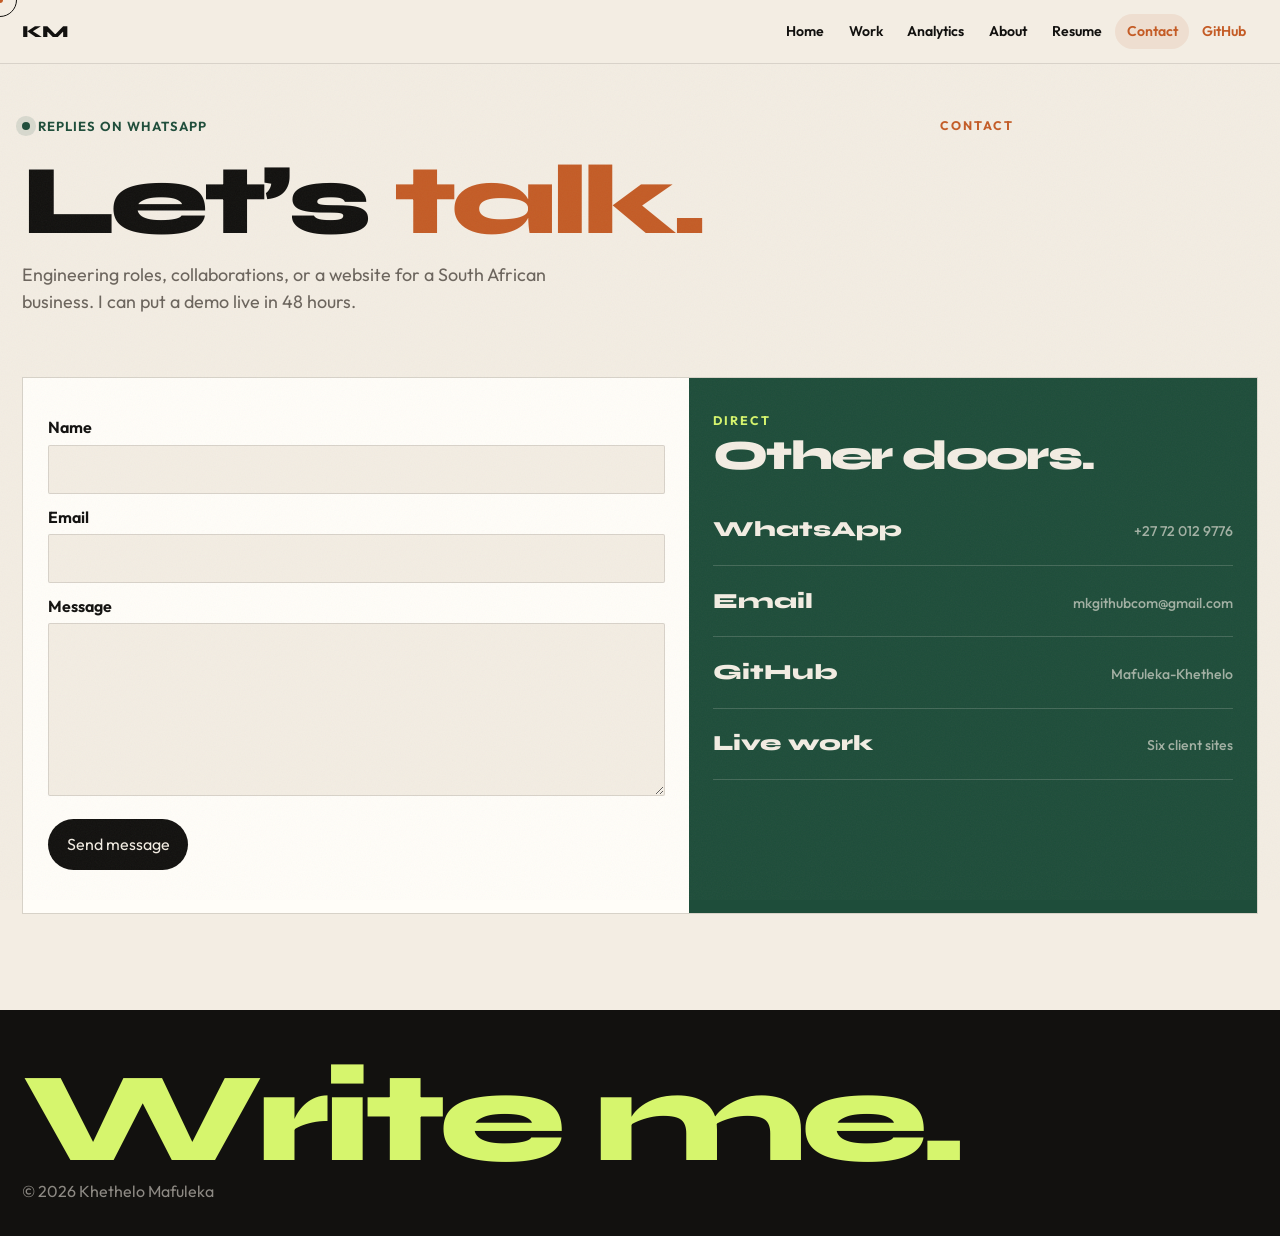
<file: contact.html>
<!DOCTYPE html>
<html lang="en">
<head>
  <meta charset="utf-8" />
  <meta name="viewport" content="width=device-width,initial-scale=1" />
  <title>Contact — Khethelo Mafuleka</title>
  <link rel="stylesheet" href="style.css?v=4" />
  <link rel="preconnect" href="https://fonts.googleapis.com">
  <link rel="preconnect" href="https://fonts.gstatic.com" crossorigin>
  <link href="https://fonts.googleapis.com/css2?family=Outfit:wght@400;500;600;700&family=Syne:wght@700;800&display=swap" rel="stylesheet">
</head>
<body>
  <header>
    <div class="header-inner">
      <div class="brand"><h1><a href="index.html">KM</a></h1></div>
      <nav>
        <a href="index.html">Home</a>
        <a href="projects.html">Work</a>
        <a href="analytics.html">Analytics</a>
        <a href="profile.html">About</a>
        <a href="resume.html">Resume</a>
        <a href="contact.html" aria-current="page">Contact</a>
        <a href="https://github.com/Mafuleka-Khethelo" class="external" target="_blank" rel="noopener">GitHub</a>
      </nav>
    </div>
  </header>

  <main>
    <section class="page-hero" data-reveal>
      <div class="hero-top">
        <span class="avail"><i></i> Replies on WhatsApp</span>
        <span class="idx">Contact</span>
      </div>
      <h2 class="display">Let’s <span>talk.</span></h2>
      <p class="lede">Engineering roles, collaborations, or a website for a South African business. I can put a demo live in 48 hours.</p>
    </section>

    <div class="contact-stage" data-reveal>
      <form id="contact-form" class="contact-form" action="https://way2form.com/api/forms/53850bd2-396d-41ba-bebd-c320ea2ce17f/submit" method="post" novalidate>
        <label for="name">Name</label>
        <input id="name" name="name" type="text" required />
        <label for="email">Email</label>
        <input id="email" name="email" type="email" required />
        <label for="message">Message</label>
        <textarea id="message" name="message" rows="6" required></textarea>
        <button type="submit" class="button">Send message</button>
        <p id="form-status" class="form-status" aria-live="polite"></p>
      </form>

      <div class="contact-panel">
        <span class="idx">Direct</span>
        <h3>Other doors.</h3>
        <div class="channels">
          <a class="channel" href="https://wa.me/27720129776">WhatsApp <small>+27 72 012 9776</small></a>
          <a class="channel" href="mailto:mkgithubcom@gmail.com">Email <small>mkgithubcom@gmail.com</small></a>
          <a class="channel" href="https://github.com/Mafuleka-Khethelo" target="_blank" rel="noopener">GitHub <small>Mafuleka-Khethelo</small></a>
          <a class="channel" href="projects.html">Live work <small>Six client sites</small></a>
        </div>
      </div>
    </div>
  </main>

  <footer class="site-footer">
    <div class="site-footer-inner">
      <p class="footer-giant"><a href="mailto:mkgithubcom@gmail.com">Write me.</a></p>
      <p>&copy; 2026 Khethelo Mafuleka</p>
    </div>
  </footer>

  <script>
    window.WAY2FORM_ENDPOINT = 'https://way2form.com/api/forms/53850bd2-396d-41ba-bebd-c320ea2ce17f/submit';
  </script>
  <script src="scripts/contact.js?v=3" defer></script>
  <script src="scripts/ui.js" defer></script>
</body>
</html>
</file>
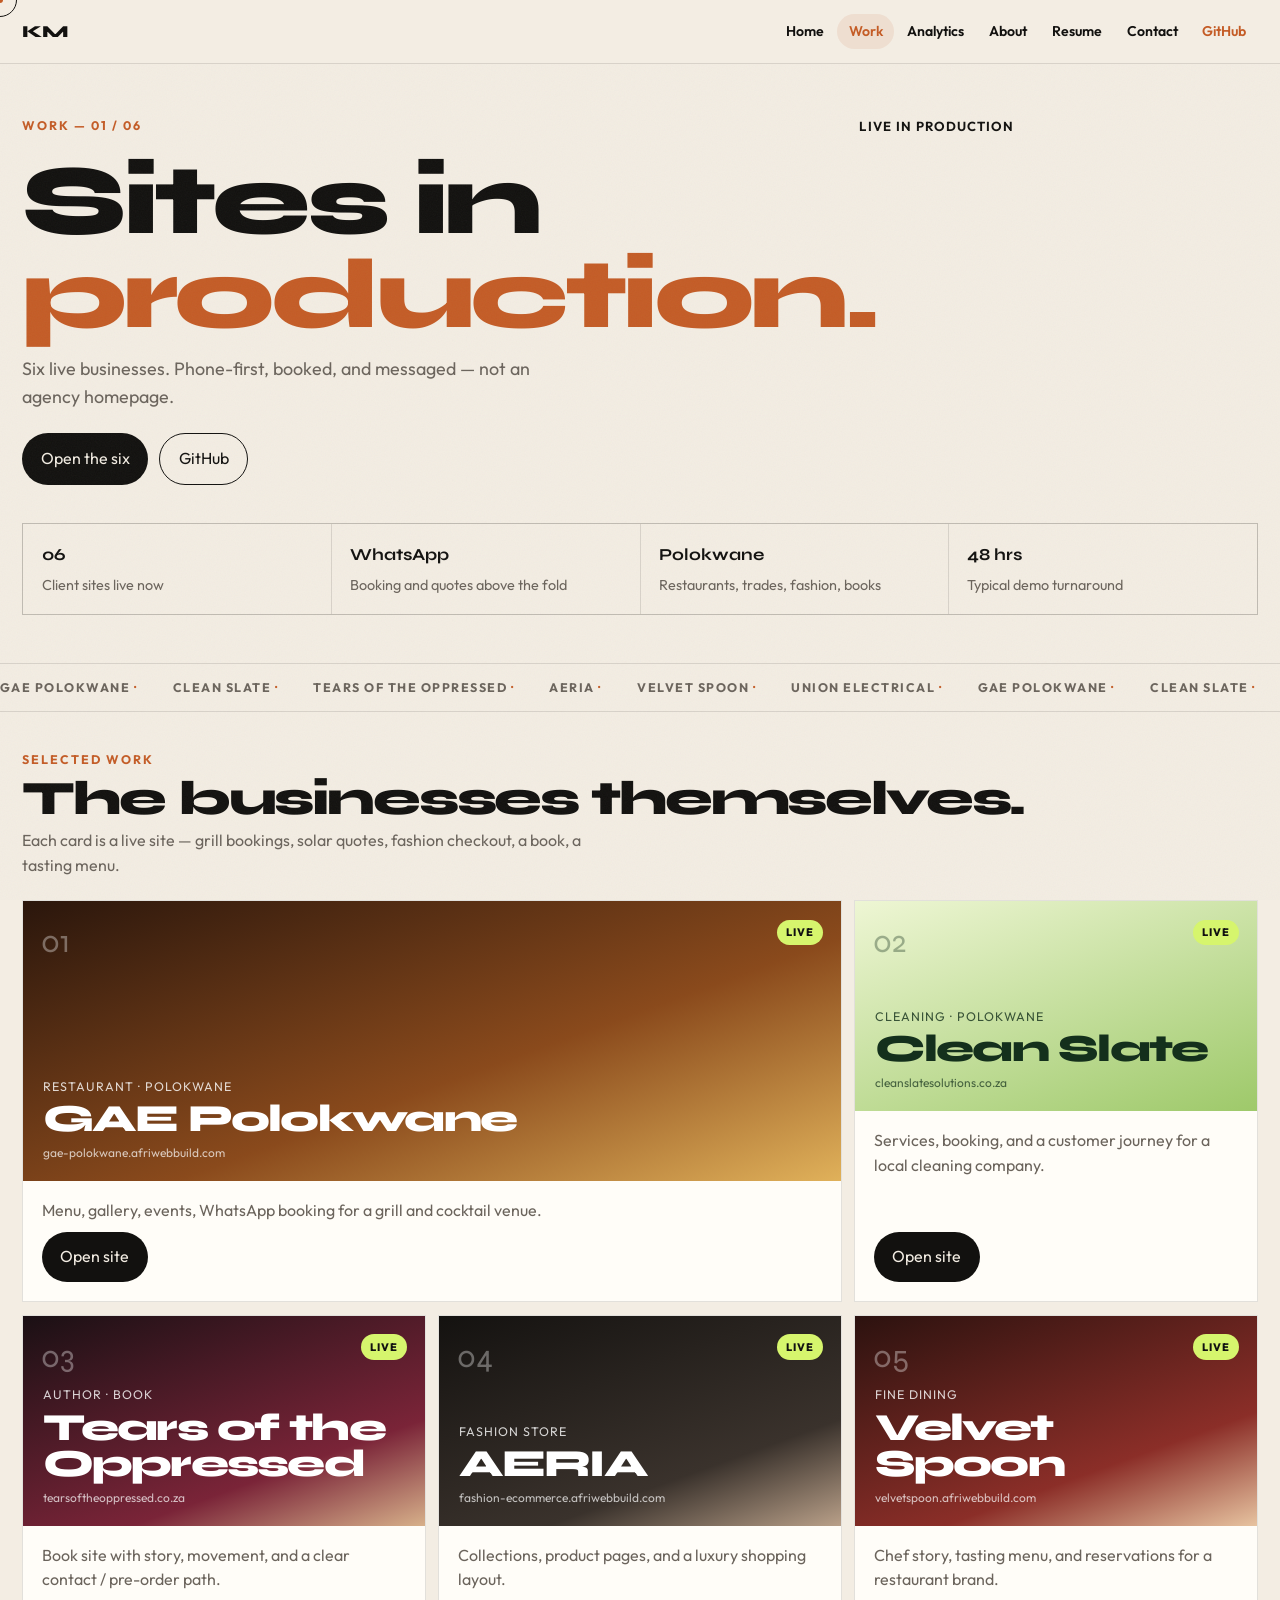
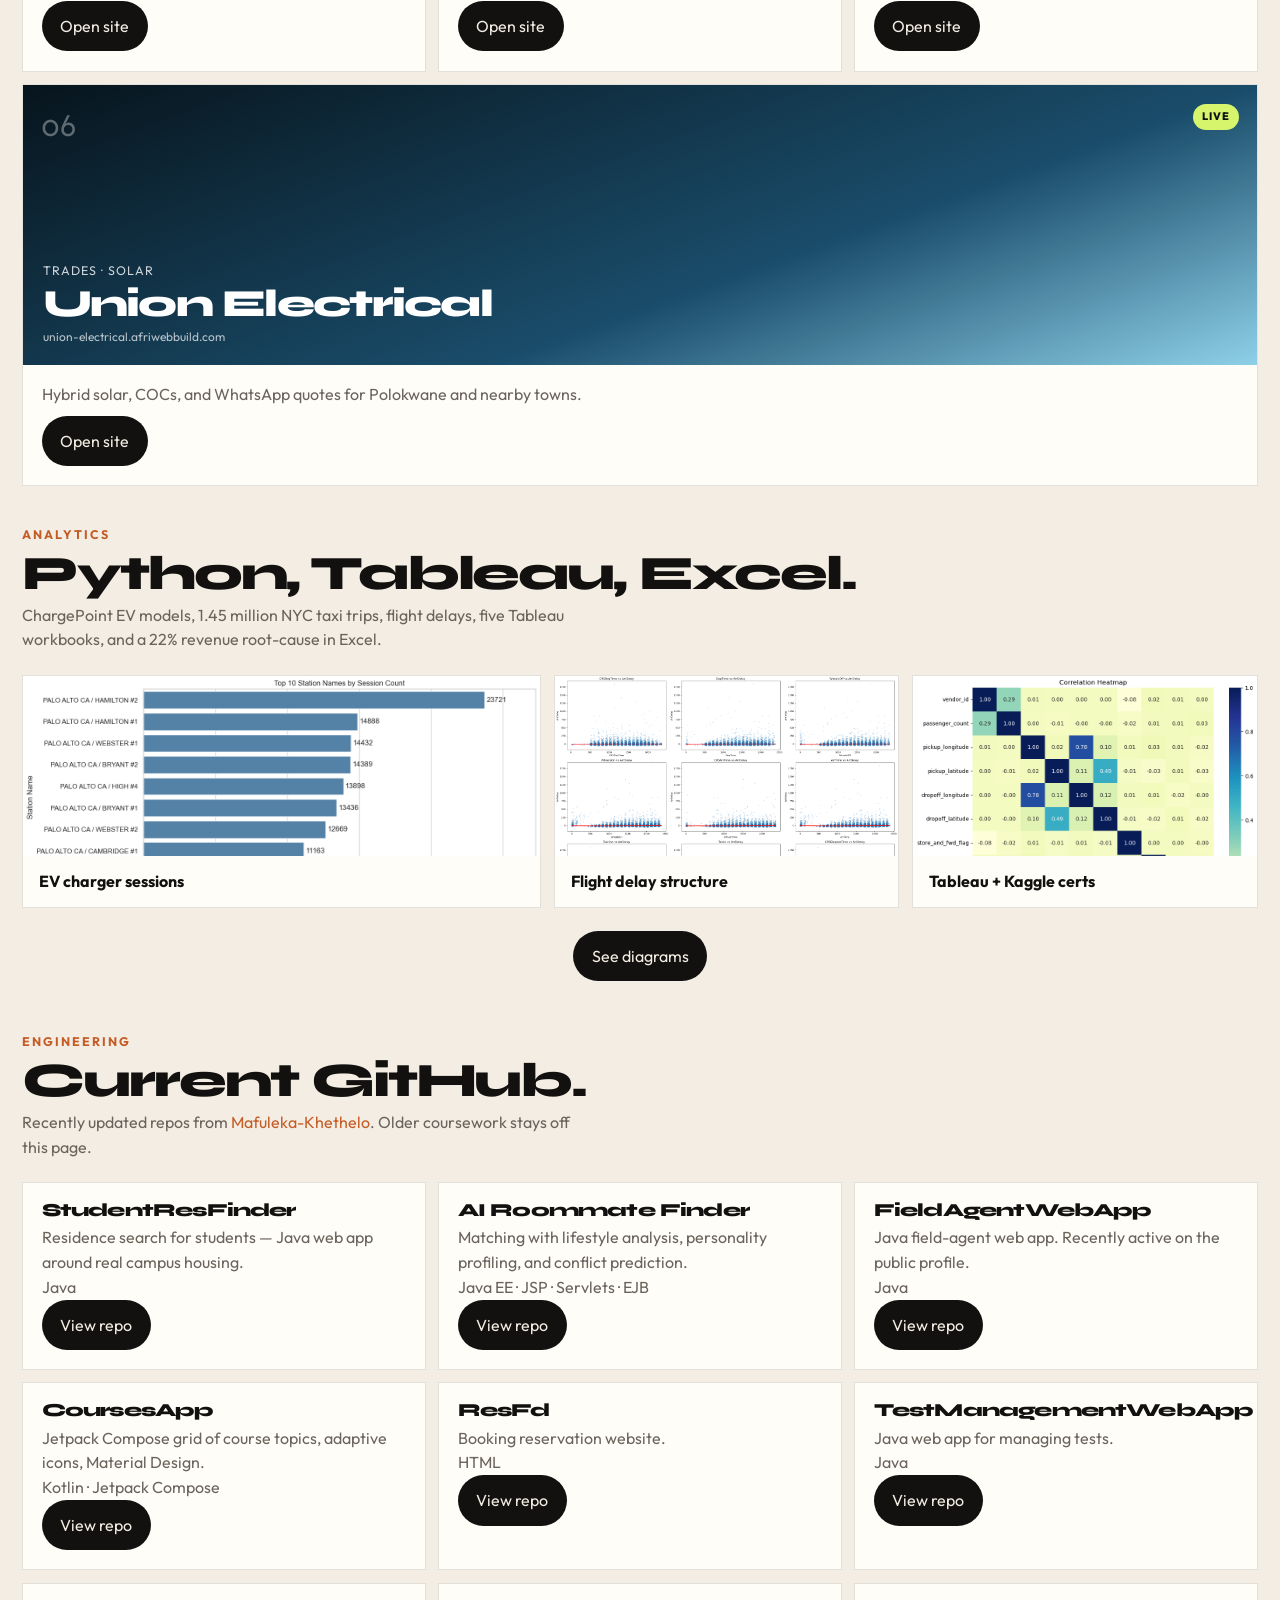
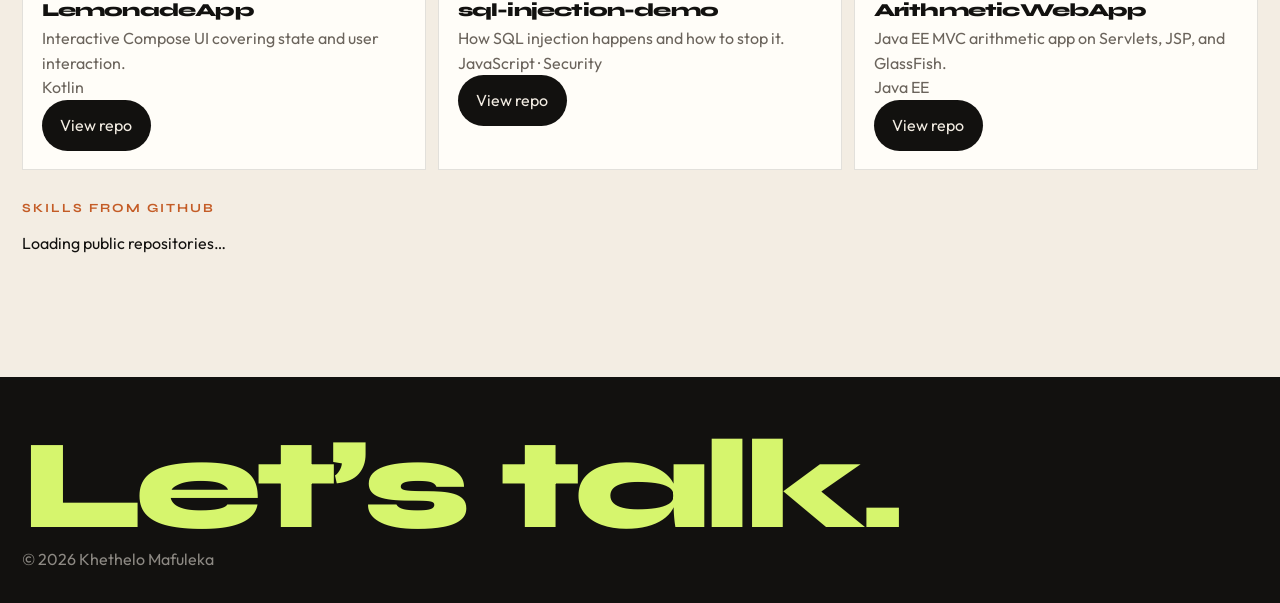
<file: projects.html>
<!DOCTYPE html>
<html lang="en">
<head>
  <meta charset="utf-8">
  <meta name="viewport" content="width=device-width,initial-scale=1">
  <title>Work — Khethelo Mafuleka</title>
  <link rel="stylesheet" href="style.css?v=4">
  <link rel="preconnect" href="https://fonts.googleapis.com">
  <link rel="preconnect" href="https://fonts.gstatic.com" crossorigin>
  <link href="https://fonts.googleapis.com/css2?family=Outfit:wght@400;500;600;700&family=Syne:wght@700;800&display=swap" rel="stylesheet">
</head>
<body>
  <header>
    <div class="header-inner">
      <div class="brand"><h1><a href="index.html">KM</a></h1></div>
      <nav>
        <a href="index.html">Home</a>
        <a href="projects.html" aria-current="page">Work</a>
        <a href="analytics.html">Analytics</a>
        <a href="profile.html">About</a>
        <a href="resume.html">Resume</a>
        <a href="contact.html">Contact</a>
        <a href="https://github.com/Mafuleka-Khethelo" class="external" target="_blank" rel="noopener">GitHub</a>
      </nav>
    </div>
  </header>
  <main>
    <section class="page-hero" data-reveal>
      <div class="hero-top">
        <span class="idx">Work — 01 / 06</span>
        <span>Live in production</span>
      </div>
      <h2 class="display">Sites in <span>production.</span></h2>
      <p class="lede">Six live businesses. Phone-first, booked, and messaged — not an agency homepage.</p>
      <div class="hero-actions">
        <a class="button" href="#live">Open the six</a>
        <a class="button button-ghost" href="#engineering">GitHub</a>
      </div>
    </section>

    <div class="highlights">
      <div class="highlight" data-reveal><strong>06</strong><span>Client sites live now</span></div>
      <div class="highlight" data-reveal><strong>WhatsApp</strong><span>Booking and quotes above the fold</span></div>
      <div class="highlight" data-reveal><strong>Polokwane</strong><span>Restaurants, trades, fashion, books</span></div>
      <div class="highlight" data-reveal><strong>48 hrs</strong><span>Typical demo turnaround</span></div>
    </div>

    <div class="marquee" aria-hidden="true">
      <div class="marquee-track">
        <span>GAE Polokwane</span><span>Clean Slate</span><span>Tears of the Oppressed</span>
        <span>AERIA</span><span>Velvet Spoon</span><span>Union Electrical</span>
      </div>
    </div>

    <section id="live">
      <div class="section-head" data-reveal>
        <span class="idx">Selected work</span>
        <h3>The businesses themselves.</h3>
        <p>Each card is a live site — grill bookings, solar quotes, fashion checkout, a book, a tasting menu.</p>
      </div>
      <div class="live-grid">
        <article class="live-card" data-reveal>
          <a class="live-visual theme-gae" href="https://gae-polokwane.afriwebbuild.com/" target="_blank" rel="noopener">
            <span class="work-num">01</span><span class="live-badge">Live</span>
            <em>Restaurant · Polokwane</em><strong>GAE Polokwane</strong>
            <span class="domain">gae-polokwane.afriwebbuild.com</span>
          </a>
          <div class="live-card-body">
            <p>Menu, gallery, events, WhatsApp booking for a grill and cocktail venue.</p>
            <a class="button" href="https://gae-polokwane.afriwebbuild.com/" target="_blank" rel="noopener">Open site</a>
          </div>
        </article>
        <article class="live-card" data-reveal>
          <a class="live-visual theme-clean" href="https://cleanslatesolutions.co.za/" target="_blank" rel="noopener">
            <span class="work-num">02</span><span class="live-badge">Live</span>
            <em>Cleaning · Polokwane</em><strong>Clean Slate</strong>
            <span class="domain">cleanslatesolutions.co.za</span>
          </a>
          <div class="live-card-body">
            <p>Services, booking, and a customer journey for a local cleaning company.</p>
            <a class="button" href="https://cleanslatesolutions.co.za/" target="_blank" rel="noopener">Open site</a>
          </div>
        </article>
        <article class="live-card" data-reveal>
          <a class="live-visual theme-tears" href="https://tearsoftheoppressed.co.za/" target="_blank" rel="noopener">
            <span class="work-num">03</span><span class="live-badge">Live</span>
            <em>Author · Book</em><strong>Tears of the Oppressed</strong>
            <span class="domain">tearsoftheoppressed.co.za</span>
          </a>
          <div class="live-card-body">
            <p>Book site with story, movement, and a clear contact / pre-order path.</p>
            <a class="button" href="https://tearsoftheoppressed.co.za/" target="_blank" rel="noopener">Open site</a>
          </div>
        </article>
        <article class="live-card" data-reveal>
          <a class="live-visual theme-fashion" href="https://fashion-ecommerce.afriwebbuild.com/" target="_blank" rel="noopener">
            <span class="work-num">04</span><span class="live-badge">Live</span>
            <em>Fashion store</em><strong>AERIA</strong>
            <span class="domain">fashion-ecommerce.afriwebbuild.com</span>
          </a>
          <div class="live-card-body">
            <p>Collections, product pages, and a luxury shopping layout.</p>
            <a class="button" href="https://fashion-ecommerce.afriwebbuild.com/" target="_blank" rel="noopener">Open site</a>
          </div>
        </article>
        <article class="live-card" data-reveal>
          <a class="live-visual theme-velvet" href="https://velvetspoon.afriwebbuild.com/" target="_blank" rel="noopener">
            <span class="work-num">05</span><span class="live-badge">Live</span>
            <em>Fine dining</em><strong>Velvet Spoon</strong>
            <span class="domain">velvetspoon.afriwebbuild.com</span>
          </a>
          <div class="live-card-body">
            <p>Chef story, tasting menu, and reservations for a restaurant brand.</p>
            <a class="button" href="https://velvetspoon.afriwebbuild.com/" target="_blank" rel="noopener">Open site</a>
          </div>
        </article>
        <article class="live-card" data-reveal>
          <a class="live-visual theme-union" href="https://union-electrical.afriwebbuild.com/" target="_blank" rel="noopener">
            <span class="work-num">06</span><span class="live-badge">Live</span>
            <em>Trades · Solar</em><strong>Union Electrical</strong>
            <span class="domain">union-electrical.afriwebbuild.com</span>
          </a>
          <div class="live-card-body">
            <p>Hybrid solar, COCs, and WhatsApp quotes for Polokwane and nearby towns.</p>
            <a class="button" href="https://union-electrical.afriwebbuild.com/" target="_blank" rel="noopener">Open site</a>
          </div>
        </article>
      </div>
    </section>

    <section class="projects" style="margin-top:2.4rem">
      <div class="section-head" data-reveal>
        <span class="idx">Analytics</span>
        <h3>Python, Tableau, Excel.</h3>
        <p>ChargePoint EV models, 1.45 million NYC taxi trips, flight delays, five Tableau workbooks, and a 22% revenue root-cause in Excel.</p>
      </div>
      <div class="preview-row">
        <a href="analytics.html#ev">
          <img src="assets/analytics/ev-08.png" alt="Top ChargePoint stations by session count">
          <span>EV charger sessions</span>
        </a>
        <a href="analytics.html#flight">
          <img src="assets/analytics/flight-19.png" alt="Flight delay scatter plots">
          <span>Flight delay structure</span>
        </a>
        <a href="analytics.html#tableau">
          <img src="assets/analytics/nyc-21.png" alt="Correlation heatmap">
          <span>Tableau + Kaggle certs</span>
        </a>
      </div>
      <p style="text-align:center"><a class="button" href="analytics.html">See diagrams</a></p>
    </section>

    <section id="engineering" class="projects">
      <div class="section-head" data-reveal>
        <span class="idx">Engineering</span>
        <h3>Current GitHub.</h3>
        <p>Recently updated repos from <a href="https://github.com/Mafuleka-Khethelo">Mafuleka-Khethelo</a>. Older coursework stays off this page.</p>
      </div>
      <div id="repos" class="repo-grid" data-static="true">
        <article class="project-card" data-reveal data-repo="StudentResFinderWebApp">
          <h4>StudentResFinder</h4>
          <p>Residence search for students — Java web app around real campus housing.</p>
          <p class="muted">Java</p>
          <a class="button" href="https://github.com/Mafuleka-Khethelo/StudentResFinderWebApp" target="_blank" rel="noopener">View repo</a>
        </article>
        <article class="project-card" data-reveal data-repo="AI-Roommate-Finder-System">
          <h4>AI Roommate Finder</h4>
          <p>Matching with lifestyle analysis, personality profiling, and conflict prediction.</p>
          <p class="muted">Java EE · JSP · Servlets · EJB</p>
          <a class="button" href="https://github.com/Mafuleka-Khethelo/AI-Roommate-Finder-System" target="_blank" rel="noopener">View repo</a>
        </article>
        <article class="project-card" data-reveal data-repo="FieldAgentWebApp">
          <h4>FieldAgentWebApp</h4>
          <p>Java field-agent web app. Recently active on the public profile.</p>
          <p class="muted">Java</p>
          <a class="button" href="https://github.com/Mafuleka-Khethelo/FieldAgentWebApp" target="_blank" rel="noopener">View repo</a>
        </article>
        <article class="project-card" data-reveal data-repo="CoursesApp">
          <h4>CoursesApp</h4>
          <p>Jetpack Compose grid of course topics, adaptive icons, Material Design.</p>
          <p class="muted">Kotlin · Jetpack Compose</p>
          <a class="button" href="https://github.com/Mafuleka-Khethelo/CoursesApp" target="_blank" rel="noopener">View repo</a>
        </article>
        <article class="project-card" data-reveal data-repo="ResFd">
          <h4>ResFd</h4>
          <p>Booking reservation website.</p>
          <p class="muted">HTML</p>
          <a class="button" href="https://github.com/Mafuleka-Khethelo/ResFd" target="_blank" rel="noopener">View repo</a>
        </article>
        <article class="project-card" data-reveal data-repo="TestManagementWebApp">
          <h4>TestManagementWebApp</h4>
          <p>Java web app for managing tests.</p>
          <p class="muted">Java</p>
          <a class="button" href="https://github.com/Mafuleka-Khethelo/TestManagementWebApp" target="_blank" rel="noopener">View repo</a>
        </article>
        <article class="project-card" data-reveal data-repo="LemonadeApp-Compose">
          <h4>LemonadeApp</h4>
          <p>Interactive Compose UI covering state and user interaction.</p>
          <p class="muted">Kotlin</p>
          <a class="button" href="https://github.com/Mafuleka-Khethelo/LemonadeApp-Compose" target="_blank" rel="noopener">View repo</a>
        </article>
        <article class="project-card" data-reveal data-repo="sql-injection-demo">
          <h4>sql-injection-demo</h4>
          <p>How SQL injection happens and how to stop it.</p>
          <p class="muted">JavaScript · Security</p>
          <a class="button" href="https://github.com/Mafuleka-Khethelo/sql-injection-demo" target="_blank" rel="noopener">View repo</a>
        </article>
        <article class="project-card" data-reveal data-repo="ArithmeticWebApp">
          <h4>ArithmeticWebApp</h4>
          <p>Java EE MVC arithmetic app on Servlets, JSP, and GlassFish.</p>
          <p class="muted">Java EE</p>
          <a class="button" href="https://github.com/Mafuleka-Khethelo/ArithmeticWebApp" target="_blank" rel="noopener">View repo</a>
        </article>
      </div>
      <h4 class="idx" style="margin-top:2rem">Skills from GitHub</h4>
      <div id="inferred-skills">Loading public repositories…</div>
    </section>
  </main>
  <footer class="site-footer">
    <div class="site-footer-inner">
      <p class="footer-giant"><a href="contact.html">Let’s talk.</a></p>
      <p>&copy; 2026 Khethelo Mafuleka</p>
    </div>
  </footer>
  <script>window.GITHUB_USERNAME = 'Mafuleka-Khethelo';</script>
  <script src="scripts/github.js" defer></script>
  <script src="scripts/ui.js" defer></script>
</body>
</html>
</file>
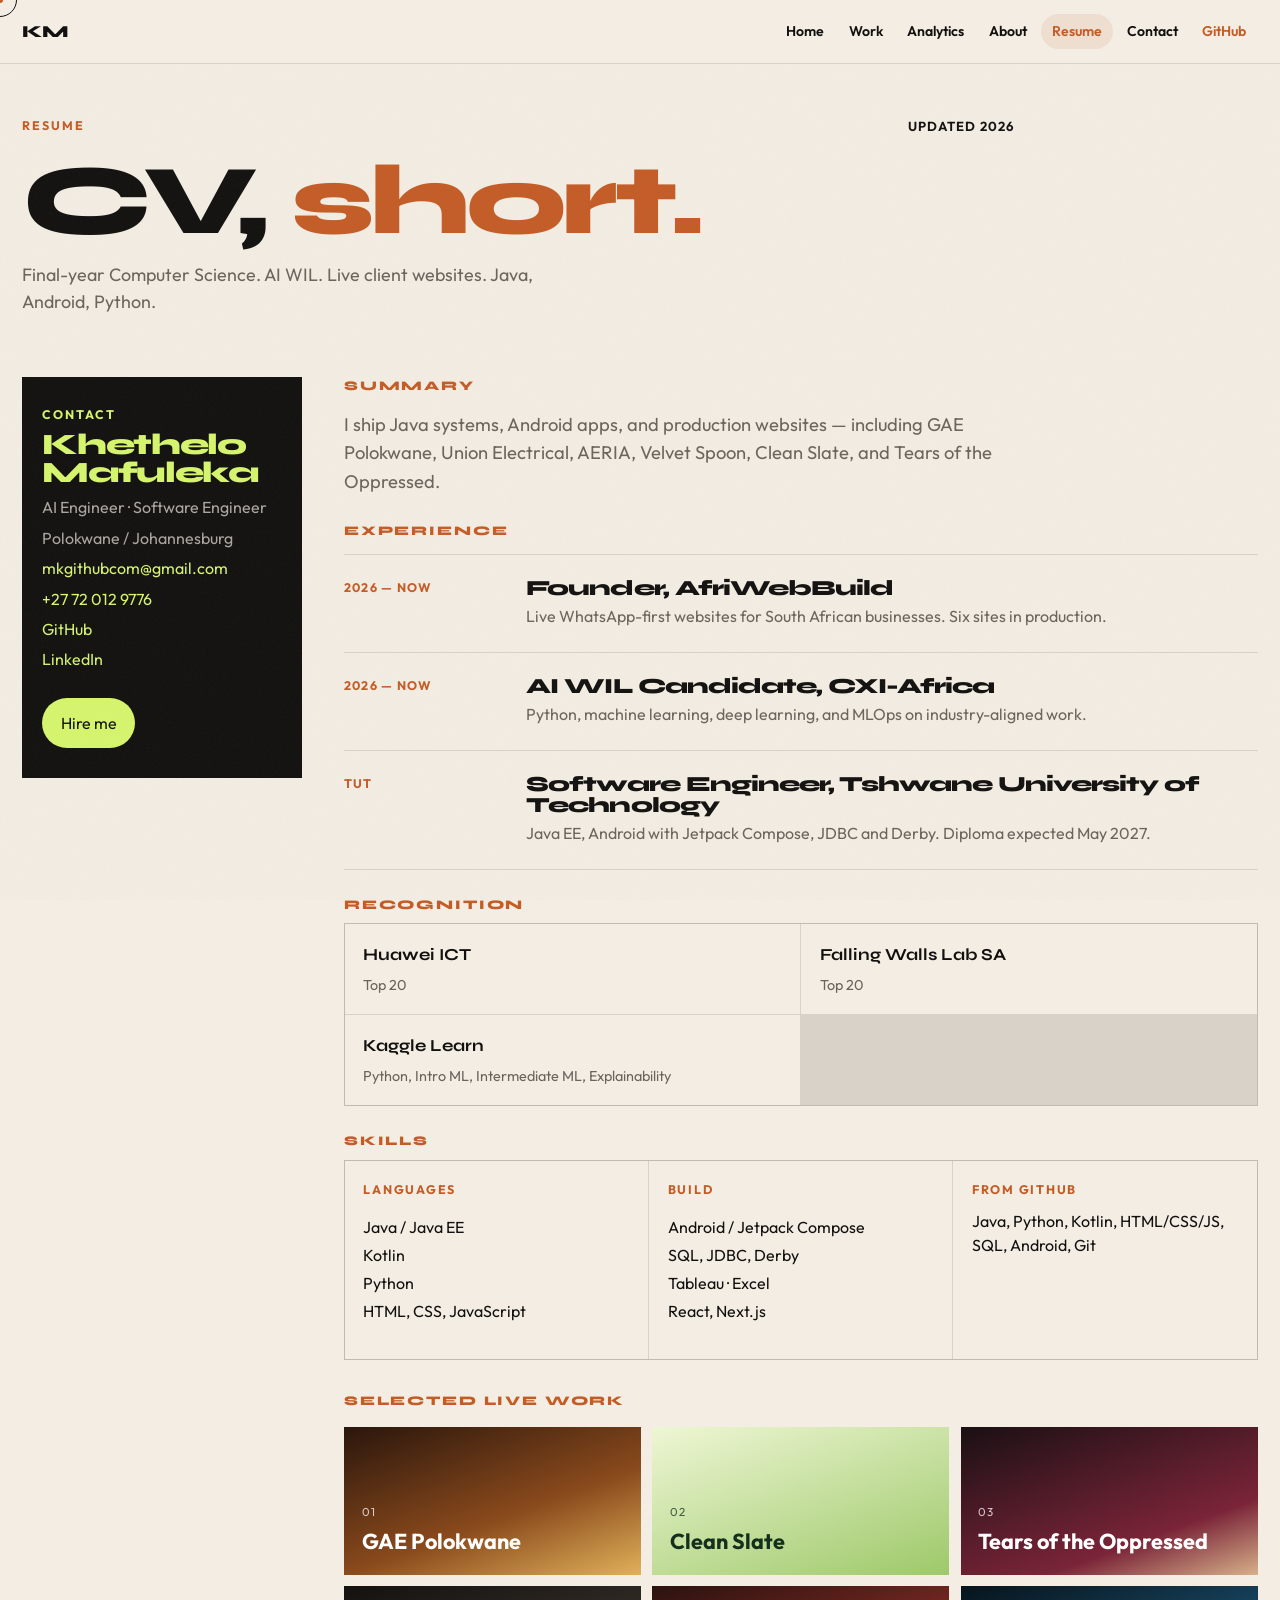
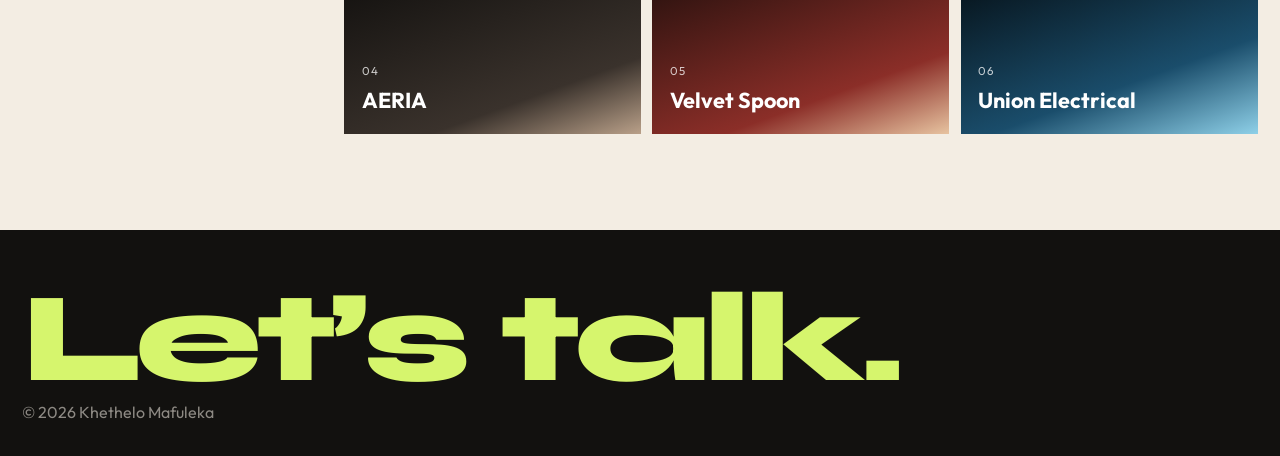
<file: resume.html>
<!DOCTYPE html>
<html lang="en">
<head>
  <meta charset="utf-8">
  <meta name="viewport" content="width=device-width,initial-scale=1">
  <title>Resume — Khethelo Mafuleka</title>
  <link rel="stylesheet" href="style.css?v=4">
  <link rel="preconnect" href="https://fonts.googleapis.com">
  <link rel="preconnect" href="https://fonts.gstatic.com" crossorigin>
  <link href="https://fonts.googleapis.com/css2?family=Outfit:wght@400;500;600;700&family=Syne:wght@700;800&display=swap" rel="stylesheet">
</head>
<body>
  <header>
    <div class="header-inner">
      <div class="brand"><h1><a href="index.html">KM</a></h1></div>
      <nav>
        <a href="index.html">Home</a>
        <a href="projects.html">Work</a>
        <a href="analytics.html">Analytics</a>
        <a href="profile.html">About</a>
        <a href="resume.html" aria-current="page">Resume</a>
        <a href="contact.html">Contact</a>
        <a href="https://github.com/Mafuleka-Khethelo" class="external" target="_blank" rel="noopener">GitHub</a>
      </nav>
    </div>
  </header>
  <main>
    <section class="page-hero" data-reveal>
      <div class="hero-top">
        <span class="idx">Resume</span>
        <span>Updated 2026</span>
      </div>
      <h2 class="display">CV, <span>short.</span></h2>
      <p class="lede">Final-year Computer Science. AI WIL. Live client websites. Java, Android, Python.</p>
    </section>

    <div class="resume-wrap">
      <aside class="resume-aside" data-reveal>
        <span class="idx">Contact</span>
        <h3>Khethelo Mafuleka</h3>
        <p>AI Engineer · Software Engineer</p>
        <p>Polokwane / Johannesburg</p>
        <a href="mailto:mkgithubcom@gmail.com">mkgithubcom@gmail.com</a>
        <a href="https://wa.me/27720129776">+27 72 012 9776</a>
        <a href="https://github.com/Mafuleka-Khethelo">GitHub</a>
        <a href="https://www.linkedin.com/in/khethelo-mafuleka-0b5196242">LinkedIn</a>
        <div class="hero-actions" style="margin-top:1.2rem">
          <a class="button" href="contact.html">Hire me</a>
        </div>
      </aside>

      <div class="resume-body">
        <h4 data-reveal>Summary</h4>
        <p class="resume-lead" data-reveal>I ship Java systems, Android apps, and production websites — including GAE Polokwane, Union Electrical, AERIA, Velvet Spoon, Clean Slate, and Tears of the Oppressed.</p>

        <h4 data-reveal>Experience</h4>
        <div class="timeline">
          <article class="timeline-item" data-reveal>
            <div class="when">2026 — Now</div>
            <div>
              <h4>Founder, AfriWebBuild</h4>
              <p>Live WhatsApp-first websites for South African businesses. Six sites in production.</p>
            </div>
          </article>
          <article class="timeline-item" data-reveal>
            <div class="when">2026 — Now</div>
            <div>
              <h4>AI WIL Candidate, CXI-Africa</h4>
              <p>Python, machine learning, deep learning, and MLOps on industry-aligned work.</p>
            </div>
          </article>
          <article class="timeline-item" data-reveal>
            <div class="when">TUT</div>
            <div>
              <h4>Software Engineer, Tshwane University of Technology</h4>
              <p>Java EE, Android with Jetpack Compose, JDBC and Derby. Diploma expected May 2027.</p>
            </div>
          </article>
        </div>

        <h4 data-reveal>Recognition</h4>
        <div class="highlights" style="margin-bottom:0">
          <div class="highlight" data-reveal><strong>Huawei ICT</strong><span>Top 20</span></div>
          <div class="highlight" data-reveal><strong>Falling Walls Lab SA</strong><span>Top 20</span></div>
          <div class="highlight" data-reveal><strong>Kaggle Learn</strong><span>Python, Intro ML, Intermediate ML, Explainability</span></div>
        </div>

        <h4 data-reveal>Skills</h4>
        <div class="skill-grid" style="margin-top:0">
          <div class="skill-cell" data-reveal>
            <h5>Languages</h5>
            <ul class="skill-list">
              <li>Java / Java EE</li>
              <li>Kotlin</li>
              <li>Python</li>
              <li>HTML, CSS, JavaScript</li>
            </ul>
          </div>
          <div class="skill-cell" data-reveal>
            <h5>Build</h5>
            <ul class="skill-list">
              <li>Android / Jetpack Compose</li>
              <li>SQL, JDBC, Derby</li>
              <li>Tableau · Excel</li>
              <li>React, Next.js</li>
            </ul>
          </div>
          <div class="skill-cell" data-reveal>
            <h5>From GitHub</h5>
            <div id="inferred-skills">Java, Python, Kotlin, HTML/CSS/JS, SQL, Android, Git</div>
          </div>
        </div>

        <h4 data-reveal>Selected live work</h4>
        <div class="mini-work">
          <a class="theme-gae" href="https://gae-polokwane.afriwebbuild.com/" target="_blank" rel="noopener"><em>01</em><strong>GAE Polokwane</strong></a>
          <a class="theme-clean" href="https://cleanslatesolutions.co.za/" target="_blank" rel="noopener"><em>02</em><strong>Clean Slate</strong></a>
          <a class="theme-tears" href="https://tearsoftheoppressed.co.za/" target="_blank" rel="noopener"><em>03</em><strong>Tears of the Oppressed</strong></a>
          <a class="theme-fashion" href="https://fashion-ecommerce.afriwebbuild.com/" target="_blank" rel="noopener"><em>04</em><strong>AERIA</strong></a>
          <a class="theme-velvet" href="https://velvetspoon.afriwebbuild.com/" target="_blank" rel="noopener"><em>05</em><strong>Velvet Spoon</strong></a>
          <a class="theme-union" href="https://union-electrical.afriwebbuild.com/" target="_blank" rel="noopener"><em>06</em><strong>Union Electrical</strong></a>
        </div>
      </div>
    </div>
  </main>
  <footer class="site-footer">
    <div class="site-footer-inner">
      <p class="footer-giant"><a href="contact.html">Let’s talk.</a></p>
      <p>&copy; 2026 Khethelo Mafuleka</p>
    </div>
  </footer>
  <script>window.GITHUB_USERNAME = 'Mafuleka-Khethelo';</script>
  <script src="scripts/github.js" defer></script>
  <script src="scripts/ui.js" defer></script>
</body>
</html>
</file>
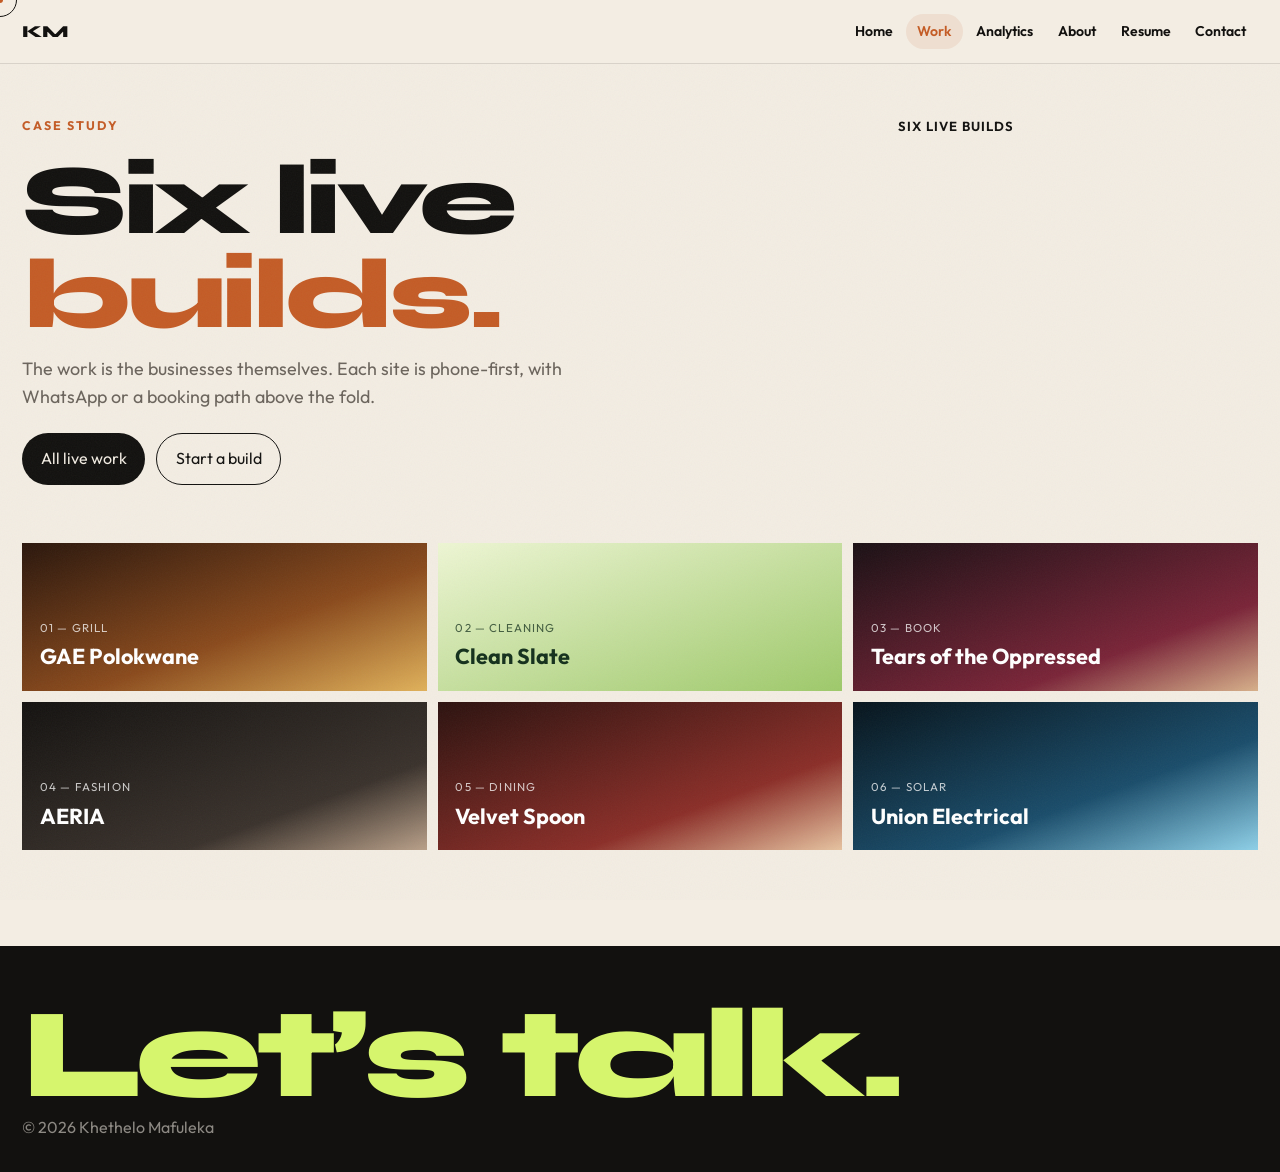
<file: docs/afriwebbuild-case-study.html>
<!doctype html>
<html lang="en">
<head>
  <meta charset="utf-8">
  <meta name="viewport" content="width=device-width,initial-scale=1">
  <title>Live client work — Khethelo Mafuleka</title>
  <link rel="stylesheet" href="../style.css?v=4">
  <link rel="preconnect" href="https://fonts.googleapis.com">
  <link rel="preconnect" href="https://fonts.gstatic.com" crossorigin>
  <link href="https://fonts.googleapis.com/css2?family=Outfit:wght@400;500;600;700&family=Syne:wght@700;800&display=swap" rel="stylesheet">
</head>
<body>
  <header>
    <div class="header-inner">
      <div class="brand"><h1><a href="../index.html">KM</a></h1></div>
      <nav>
        <a href="../index.html">Home</a>
        <a href="../projects.html" aria-current="page">Work</a>
        <a href="../analytics.html">Analytics</a>
        <a href="../profile.html">About</a>
        <a href="../resume.html">Resume</a>
        <a href="../contact.html">Contact</a>
      </nav>
    </div>
  </header>
  <main>
    <section class="page-hero" data-reveal>
      <div class="hero-top">
        <span class="idx">Case study</span>
        <span>Six live builds</span>
      </div>
      <h2 class="display">Six live <span>builds.</span></h2>
      <p class="lede">The work is the businesses themselves. Each site is phone-first, with WhatsApp or a booking path above the fold.</p>
      <div class="hero-actions">
        <a class="button" href="../projects.html">All live work</a>
        <a class="button button-ghost" href="../contact.html">Start a build</a>
      </div>
    </section>
    <div class="mini-work">
      <a class="theme-gae" href="https://gae-polokwane.afriwebbuild.com/" target="_blank" rel="noopener"><em>01 — Grill</em><strong>GAE Polokwane</strong></a>
      <a class="theme-clean" href="https://cleanslatesolutions.co.za/" target="_blank" rel="noopener"><em>02 — Cleaning</em><strong>Clean Slate</strong></a>
      <a class="theme-tears" href="https://tearsoftheoppressed.co.za/" target="_blank" rel="noopener"><em>03 — Book</em><strong>Tears of the Oppressed</strong></a>
      <a class="theme-fashion" href="https://fashion-ecommerce.afriwebbuild.com/" target="_blank" rel="noopener"><em>04 — Fashion</em><strong>AERIA</strong></a>
      <a class="theme-velvet" href="https://velvetspoon.afriwebbuild.com/" target="_blank" rel="noopener"><em>05 — Dining</em><strong>Velvet Spoon</strong></a>
      <a class="theme-union" href="https://union-electrical.afriwebbuild.com/" target="_blank" rel="noopener"><em>06 — Solar</em><strong>Union Electrical</strong></a>
    </div>
  </main>
  <footer class="site-footer">
    <div class="site-footer-inner">
      <p class="footer-giant"><a href="../contact.html">Let’s talk.</a></p>
      <p>&copy; 2026 Khethelo Mafuleka</p>
    </div>
  </footer>
  <script src="../scripts/ui.js" defer></script>
</body>
</html>
</file>
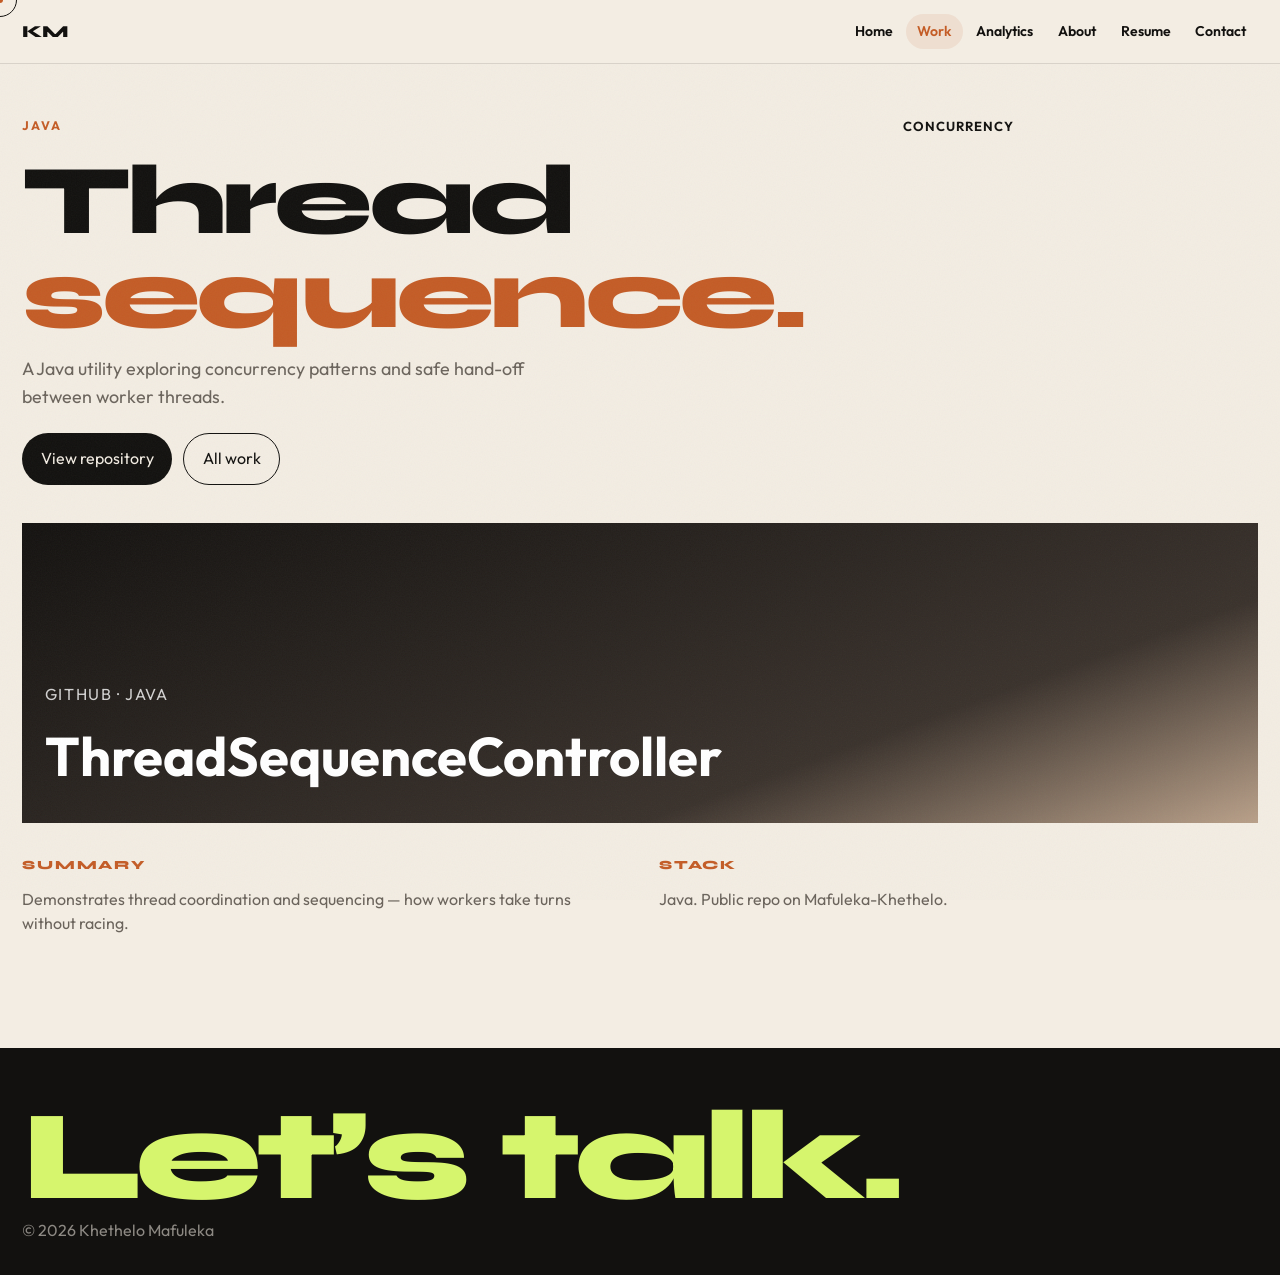
<file: docs/thread-sequence-case-study.html>
<!doctype html>
<html lang="en">
<head>
  <meta charset="utf-8">
  <meta name="viewport" content="width=device-width,initial-scale=1">
  <title>ThreadSequenceController — Case Study</title>
  <link rel="stylesheet" href="../style.css?v=4">
  <link rel="preconnect" href="https://fonts.googleapis.com">
  <link rel="preconnect" href="https://fonts.gstatic.com" crossorigin>
  <link href="https://fonts.googleapis.com/css2?family=Outfit:wght@400;500;600;700&family=Syne:wght@700;800&display=swap" rel="stylesheet">
</head>
<body>
  <header>
    <div class="header-inner">
      <div class="brand"><h1><a href="../index.html">KM</a></h1></div>
      <nav>
        <a href="../index.html">Home</a>
        <a href="../projects.html" aria-current="page">Work</a>
        <a href="../analytics.html">Analytics</a>
        <a href="../profile.html">About</a>
        <a href="../resume.html">Resume</a>
        <a href="../contact.html">Contact</a>
      </nav>
    </div>
  </header>
  <main>
    <section class="page-hero" data-reveal>
      <div class="hero-top">
        <span class="idx">Java</span>
        <span>Concurrency</span>
      </div>
      <h2 class="display">Thread <span>sequence.</span></h2>
      <p class="lede">A Java utility exploring concurrency patterns and safe hand-off between worker threads.</p>
      <div class="hero-actions">
        <a class="button" href="https://github.com/Mafuleka-Khethelo/ThreadSequenceController" target="_blank" rel="noopener">View repository</a>
        <a class="button button-ghost" href="../projects.html">All work</a>
      </div>
    </section>
    <div class="cs-visual theme-fashion">
      <em>GitHub · Java</em>
      <strong>ThreadSequenceController</strong>
    </div>
    <div class="cs-grid">
      <div data-reveal>
        <h3>Summary</h3>
        <p>Demonstrates thread coordination and sequencing — how workers take turns without racing.</p>
      </div>
      <div data-reveal>
        <h3>Stack</h3>
        <p>Java. Public repo on Mafuleka-Khethelo.</p>
      </div>
    </div>
  </main>
  <footer class="site-footer">
    <div class="site-footer-inner">
      <p class="footer-giant"><a href="../contact.html">Let’s talk.</a></p>
      <p>&copy; 2026 Khethelo Mafuleka</p>
    </div>
  </footer>
  <script src="../scripts/ui.js" defer></script>
</body>
</html>
</file>
<file: style.css>
:root{
  --paper:#f3ede3;
  --ink:#12110f;
  --muted:#6b645c;
  --line:rgba(18,17,15,.12);
  --copper:#c45c26;
  --forest:#1e4d3a;
  --lime:#d6f56d;
  --card:#fffdf8;
  --shadow:0 30px 80px rgba(18,17,15,.12);
}

*{box-sizing:border-box}
html{scroll-behavior:smooth;scroll-padding-top:5.5rem}
img{max-width:100%;height:auto}
body{
  margin:0;
  color:var(--ink);
  background:var(--paper);
  font-family:"Outfit", system-ui, sans-serif;
  line-height:1.55;
  -webkit-font-smoothing:antialiased;
}
body::before{
  content:"";
  pointer-events:none;
  position:fixed;inset:0;z-index:3;opacity:.045;
  background-image:url("data:image/svg+xml,%3Csvg xmlns='http://www.w3.org/2000/svg' width='140' height='140'%3E%3Cfilter id='n'%3E%3CfeTurbulence type='fractalNoise' baseFrequency='.8' numOctaves='4' stitchTiles='stitch'/%3E%3C/filter%3E%3Crect width='100%25' height='100%25' filter='url(%23n)'/%3E%3C/svg%3E");
}

h1,h2,h3,h4,.display,.live-visual strong,.footer-giant{
  font-family:"Syne", sans-serif;
  font-weight:800;
  letter-spacing:-.045em;
  line-height:.95;
}

a{color:var(--copper);text-decoration:none}
a:hover{color:var(--ink)}
:focus-visible{outline:2px solid var(--copper);outline-offset:3px}

header{
  position:sticky;top:0;z-index:120;
  background:var(--paper);
  border-bottom:1px solid var(--line);
}
.header-inner{
  max-width:1280px;margin:0 auto;padding:.9rem 1.4rem;
  display:flex;align-items:center;justify-content:space-between;gap:1rem;
}
.brand h1{margin:0;font-size:1.05rem}
.brand a{color:inherit}
.tagline{display:none}
nav{display:flex;flex-wrap:wrap;gap:.15rem}
nav a{
  color:var(--ink);font-weight:600;font-size:.88rem;
  padding:.4rem .7rem;border-radius:999px;
}
nav a:hover,nav a.external{color:var(--copper)}

main{max-width:1280px;margin:0 auto;padding:1.2rem 1.4rem 4rem;position:relative;z-index:1;overflow-x:clip}

.hero{
  display:grid;grid-template-columns:1.15fr .85fr;
  gap:2rem;align-items:end;padding:2.6rem 0 1.4rem;
}
.hero-top{
  display:flex;justify-content:space-between;gap:1rem;align-items:center;
  margin-bottom:1.2rem;font-size:.82rem;font-weight:650;letter-spacing:.08em;text-transform:uppercase;
}
.avail{
  display:inline-flex;align-items:center;gap:.45rem;color:var(--forest);
}
.avail i{
  width:8px;height:8px;border-radius:50%;background:var(--forest);
  box-shadow:0 0 0 6px rgba(30,77,58,.12);animation:pulse 1.8s ease infinite;
}
@keyframes pulse{50%{transform:scale(1.15)}}
.hero h2.display{
  margin:0;font-size:clamp(2.8rem,8.6vw,6.8rem);max-width:10ch;
}
.hero h2.display span{display:block;color:var(--copper)}
.lede{max-width:34rem;color:var(--muted);font-size:1.12rem;margin:1.2rem 0 1.5rem}
.hero-actions{display:flex;flex-wrap:wrap;gap:.7rem}
.hero-photo{position:relative;justify-self:end;margin-bottom:.4rem}
.hero-photo img{
  width:min(340px,78vw);aspect-ratio:4/5;object-fit:cover;
  border-radius:2px 48px 2px 48px;box-shadow:var(--shadow);
  filter:saturate(1.05) contrast(1.04);
}
.hero-photo::before{
  content:"";position:absolute;inset:18px -16px -18px 16px;
  border:2px solid var(--copper);border-radius:2px 48px 2px 48px;z-index:-1;
}

.button{
  display:inline-flex;align-items:center;gap:.4rem;
  padding:.8rem 1.15rem;border-radius:999px;border:0;cursor:pointer;
  background:var(--ink);color:var(--paper);font-weight:700;font:inherit;
  text-decoration:none;
}
.button:hover{background:var(--copper);color:#fff}
.button-ghost{
  background:transparent;color:var(--ink);border:1px solid var(--ink);
}
.button-ghost:hover{background:var(--ink);color:var(--paper)}

.marquee{
  overflow:hidden;border-block:1px solid var(--line);
  margin:1.6rem -1.4rem 2.4rem;padding:.85rem 0;
}
.marquee-track{
  display:flex;gap:2.2rem;white-space:nowrap;width:max-content;
  animation:ticker 32s linear infinite;font-weight:700;letter-spacing:.12em;text-transform:uppercase;font-size:.78rem;
}
.marquee-track span{color:var(--muted)}
.marquee-track span::after{content:" ·";color:var(--copper)}
@keyframes ticker{to{transform:translateX(-50%)}}

.highlights{display:grid;grid-template-columns:repeat(4,1fr);gap:1px;background:var(--line);border:1px solid var(--line);margin-bottom:3rem}
.highlight{background:var(--paper);padding:1.1rem 1.15rem}
.highlight strong{display:block;font-family:"Syne",sans-serif;font-size:1.05rem;margin-bottom:.25rem}
.highlight span{color:var(--muted);font-size:.9rem}

.section-head{display:flex;flex-direction:column;gap:.4rem;margin:0 0 1.4rem}
.section-head h3{margin:0;font-size:clamp(1.8rem,4vw,3rem)}
.section-head p{margin:0;color:var(--muted);max-width:36rem}
.idx{color:var(--copper);font-size:.78rem;letter-spacing:.16em;text-transform:uppercase;font-weight:700}

.live-grid{display:grid;grid-template-columns:repeat(6,1fr);gap:.8rem;min-width:0}
.live-card{
  background:var(--card);border:1px solid var(--line);min-height:100%;min-width:0;max-width:100%;
  display:flex;flex-direction:column;overflow:hidden;
  transition:transform .35s cubic-bezier(.2,.8,.2,1), box-shadow .35s;
}
.live-card:hover{transform:translateY(-6px);box-shadow:var(--shadow)}
.live-card:nth-child(1){grid-column:span 4}
.live-card:nth-child(2){grid-column:span 2}
.live-card:nth-child(3),
.live-card:nth-child(4),
.live-card:nth-child(5){grid-column:span 2}
.live-card:nth-child(6){grid-column:span 6}
.live-visual{
  min-height:210px;padding:1.15rem 1.2rem;display:flex;flex-direction:column;justify-content:flex-end;
  color:#fff;position:relative;overflow:hidden;
}
.live-card:nth-child(1) .live-visual,
.live-card:nth-child(6) .live-visual{min-height:280px}
.live-visual:hover{color:#fff}
.work-num{
  position:absolute;top:1rem;left:1.1rem;
  font-family:"Syne",sans-serif;font-size:2rem;opacity:.35;
}
.live-badge{
  position:absolute;top:1.15rem;right:1.1rem;
  background:var(--lime);color:#111;font-size:.68rem;font-weight:800;
  letter-spacing:.1em;text-transform:uppercase;padding:.28rem .55rem;border-radius:999px;
}
.live-visual em{font-style:normal;font-size:.78rem;opacity:.8;margin-bottom:.3rem;letter-spacing:.08em;text-transform:uppercase}
.live-visual strong{font-size:clamp(1.5rem,3vw,2.4rem)}
.live-visual span.domain{font-size:.75rem;opacity:.7;margin-top:.4rem}
.live-card-body{padding:1.05rem 1.15rem 1.2rem;display:flex;flex-direction:column;gap:.55rem;flex:1}
.live-card-body p{margin:0;color:var(--muted)}
.live-card-body .button{margin-top:auto;align-self:flex-start}

.theme-gae{background:linear-gradient(160deg,#2a160c,#8a4a1c 58%,#e0b15a)}
.theme-clean{background:linear-gradient(160deg,#eef6d4,#9ec96a);color:#14301c}
.theme-clean:hover,.theme-clean strong,.theme-clean em,.theme-clean .domain{color:#14301c}
.theme-tears{background:linear-gradient(160deg,#1a1014,#7a2438 70%,#d7b08a)}
.theme-fashion{background:linear-gradient(160deg,#141210,#3a322c 70%,#b9a089)}
.theme-velvet{background:linear-gradient(160deg,#2c120f,#8b2e28 68%,#e7c3a0)}
.theme-union{background:linear-gradient(160deg,#07141c,#1a4d6b 62%,#8ed0e8)}

.repo-grid{display:grid;grid-template-columns:repeat(3,1fr);gap:.8rem}
.project-card,.card,.contact-form,.contact-note,.profile-card{
  background:var(--card);border:1px solid var(--line);padding:1.15rem;
}
.project-card h4{margin:0 0 .4rem;font-size:1.15rem}
.project-card p{margin:0;color:var(--muted)}
.muted{color:var(--muted)}
.projects{margin-top:3.2rem}

.profile-section .profile-card{display:flex;gap:1.3rem;align-items:center;margin-top:2rem}
.avatar,.avatar-img{width:110px;height:110px;border-radius:2px 28px;object-fit:cover;display:block}
.profile-info h2{margin:0;font-size:2.2rem}
.role{color:var(--muted);margin:.3rem 0 .7rem}
.contact-list{list-style:none;padding:0;margin:0}
.skills-list{display:flex;flex-wrap:wrap;gap:.4rem;list-style:none;padding:0}
.skills-list li,.skill-badge{
  border:1px solid var(--line);padding:.22rem .55rem;border-radius:999px;font-size:.82rem;font-weight:650;
}
.skill-list{list-style:none;padding:0}
.skills-block h5{margin:.8rem 0 .2rem;color:var(--copper)}
.card{margin:.75rem 0}
.skill-badges{display:flex;flex-direction:column;gap:.5rem}
.skill-meter{background:rgba(18,17,15,.08);height:7px;overflow:hidden}
.skill-meter-fill{background:linear-gradient(90deg,var(--forest),var(--copper));height:100%}
.repo-meta{font-size:.88rem;color:var(--muted);margin-top:.5rem}

nav a[aria-current="page"]{
  color:var(--copper);
  background:rgba(196,92,38,.1);
}

.page-hero{padding:2rem 0 2.4rem;max-width:62rem}
.page-hero .display{
  margin:.35rem 0 .8rem;font-size:clamp(2.6rem,8vw,6.2rem);max-width:12ch;
}
.page-hero .display span{color:var(--copper)}
.page-hero .lede{margin:0 0 1.4rem}
.page-hero .hero-top{margin-bottom:1.1rem}

#inferred-skills{display:flex;flex-wrap:wrap;gap:.45rem;margin:.7rem 0 1.6rem}
.skill-cell #inferred-skills{margin:0}

.band{
  width:100vw;margin:2.8rem calc(50% - 50vw);padding:2.8rem 1.4rem;
  background:var(--ink);color:var(--paper);
}
.band-inner{max-width:1280px;margin:0 auto}
.band .idx{color:var(--lime)}
.quote{
  font-family:"Syne",sans-serif;font-weight:800;letter-spacing:-.045em;
  font-size:clamp(1.7rem,4.4vw,3.1rem);line-height:1.12;max-width:18ch;margin:0;
}
.quote cite{
  display:block;margin-top:1.1rem;font-family:"Outfit",sans-serif;font-style:normal;
  font-size:.8rem;letter-spacing:.14em;text-transform:uppercase;color:var(--lime);font-weight:700;
}

.about-grid{
  display:grid;grid-template-columns:.82fr 1.18fr;gap:3rem;align-items:start;
}
.about-photo{position:relative}
.about-photo img{
  width:100%;aspect-ratio:4/5;object-fit:cover;
  border-radius:2px 48px 2px 48px;box-shadow:var(--shadow);
}
.about-photo::before{
  content:"";position:absolute;inset:18px -16px -18px 16px;
  border:2px solid var(--copper);border-radius:2px 48px 2px 48px;z-index:-1;
}
.about-meta{display:flex;flex-wrap:wrap;gap:.7rem 1.6rem;margin:1.1rem 0 0;color:var(--muted);font-size:.92rem}
.about-meta strong{color:var(--ink);margin-right:.35rem}

.skill-grid{display:grid;grid-template-columns:repeat(3,1fr);gap:1px;background:var(--line);border:1px solid var(--line);margin:2.2rem 0}
.skill-cell{background:var(--paper);padding:1.2rem 1.15rem}
.skill-cell h5{margin:0 0 .6rem;color:var(--copper);font-size:.78rem;letter-spacing:.14em;text-transform:uppercase}
.skill-cell li{margin:.2rem 0}

.timeline{border-top:1px solid var(--line);margin-top:1rem}
.timeline-item{
  display:grid;grid-template-columns:160px 1fr;gap:1.4rem;
  padding:1.45rem 0;border-bottom:1px solid var(--line);
}
.timeline-item .when{color:var(--copper);font-size:.78rem;font-weight:700;letter-spacing:.1em;text-transform:uppercase}
.timeline-item h4{margin:0 0 .35rem;font-size:1.35rem;text-transform:none;letter-spacing:-.045em;color:var(--ink)}
.timeline-item p{margin:0;color:var(--muted)}

.resume-wrap{display:grid;grid-template-columns:280px 1fr;gap:2.6rem;align-items:start}
.resume-aside{
  position:sticky;top:5.2rem;
  background:var(--ink);color:var(--paper);padding:1.5rem 1.25rem;
}
.resume-aside .idx{color:var(--lime)}
.resume-aside h3{margin:.35rem 0 .5rem;font-size:1.85rem;color:var(--lime)}
.resume-aside p,.resume-aside a{display:block;margin:.35rem 0;color:rgba(243,237,227,.68)}
.resume-aside a{color:var(--lime)}
.resume-aside a:hover{color:#fff}
.resume-body > h4{margin:1.8rem 0 .75rem;font-size:.82rem;color:var(--copper);letter-spacing:.14em;text-transform:uppercase}
.resume-body > h4:first-child{margin-top:.2rem}
.resume-lead{font-size:1.15rem;color:var(--muted);max-width:42rem}

.live-links{display:grid;grid-template-columns:1fr 1fr;gap:.4rem .8rem;margin:0;padding:0;list-style:none}
.live-links a{color:var(--ink);font-weight:700;border-bottom:1px solid transparent}
.live-links a:hover{color:var(--copper);border-bottom-color:var(--copper)}

.mini-work{display:grid;grid-template-columns:repeat(3,1fr);gap:.7rem;margin-top:1.2rem}
.mini-work a{
  min-height:148px;padding:1.05rem 1.1rem;display:flex;flex-direction:column;justify-content:flex-end;
  color:#fff;transition:transform .3s cubic-bezier(.2,.8,.2,1);
}
.mini-work a:hover{color:#fff;transform:translateY(-4px)}
.mini-work em{font-style:normal;font-size:.72rem;letter-spacing:.1em;text-transform:uppercase;opacity:.75;margin-bottom:.25rem}
.mini-work strong{font-size:1.35rem}
.mini-work .theme-clean,.mini-work .theme-clean:hover,.mini-work .theme-clean strong,.mini-work .theme-clean em{color:#14301c}
.resume-aside .button{display:inline-flex;background:var(--lime);color:var(--ink);margin-top:.4rem}
.resume-aside .button:hover{background:#fff;color:var(--ink)}
.resume-body .highlights{grid-template-columns:1fr 1fr;margin-top:.4rem}

.contact-stage{
  display:grid;grid-template-columns:1.08fr .92fr;border:1px solid var(--line);overflow:hidden;
}
.contact-stage .contact-form{border:0;padding:1.7rem 1.55rem}
.contact-panel{
  background:var(--forest);color:var(--paper);padding:1.8rem 1.5rem;
}
.contact-panel .idx{color:var(--lime)}
.contact-panel h3{margin:.3rem 0 1.2rem;font-size:clamp(1.8rem,4vw,2.6rem);color:var(--paper)}
.contact-panel .channel{
  color:var(--paper);border-bottom-color:rgba(243,237,227,.18);
}
.contact-panel .channel small{color:rgba(243,237,227,.62)}
.contact-panel .channel:hover{color:var(--lime)}

.channels{margin-top:.4rem}
.channel{
  display:flex;justify-content:space-between;align-items:baseline;gap:1rem;
  padding:1.15rem 0;border-bottom:1px solid var(--line);color:var(--ink);
  font-family:"Syne",sans-serif;font-weight:800;font-size:1.35rem;
}
.channel small{font-family:"Outfit",sans-serif;font-weight:500;font-size:.88rem;color:var(--muted)}
.channel:hover{color:var(--copper)}

.cs-visual{
  min-height:300px;margin:0 0 2.2rem;padding:1.6rem 1.4rem;
  display:flex;flex-direction:column;justify-content:flex-end;color:#fff;
}
.cs-visual:hover{color:#fff}
.cs-visual strong{font-size:clamp(2rem,5vw,3.4rem)}
.cs-visual em{font-style:normal;letter-spacing:.1em;text-transform:uppercase;opacity:.8;margin-bottom:.4rem}
.cs-grid{display:grid;grid-template-columns:1fr 1fr;gap:2rem 2.4rem}
.cs-grid h3{margin:0 0 .5rem;font-size:.78rem;letter-spacing:.14em;text-transform:uppercase;color:var(--copper)}
.cs-grid p,.cs-grid li{color:var(--muted)}
.cs-grid ul{margin:.2rem 0 0;padding-left:1.1rem}
.cs-shot{width:100%;margin-top:2rem;border:1px solid var(--line);display:block}

.contact-section{margin-top:0}
.contact-card{display:grid;grid-template-columns:1.4fr .7fr;gap:.8rem}
.contact-form label{display:block;font-weight:650;margin-top:.65rem}
.contact-form input,.contact-form textarea{
  width:100%;margin-top:.3rem;padding:.7rem .8rem;border:1px solid var(--line);
  background:var(--paper);color:var(--ink);font:inherit;border-radius:2px;
}
.contact-form .button{margin-top:1rem}
.form-status{margin-top:.6rem}

.site-footer{
  background:var(--ink);color:var(--paper);margin-top:2rem;
}
.site-footer-inner{max-width:1280px;margin:0 auto;padding:3rem 1.4rem 2rem}
.footer-giant{
  font-size:clamp(3rem,10vw,8rem);margin:0 0 1rem;color:var(--paper);
}
.footer-giant a{color:var(--lime)}
.footer-giant a:hover{color:var(--copper)}
.site-footer p{margin:0;color:rgba(243,237,227,.55)}

@keyframes rise{
  from{transform:translateY(16px)}
  to{transform:none}
}
[data-reveal]{
  animation:rise .75s cubic-bezier(.2,.7,.2,1) both;
  animation-delay:var(--d,0ms);
}

.has-cursor,.has-cursor *{cursor:none}
.cursor-dot,.cursor-ring{
  position:fixed;top:0;left:0;pointer-events:none;z-index:400;border-radius:50%;
  translate:-50% -50%;
}
.cursor-dot{width:6px;height:6px;background:var(--copper)}
.cursor-ring{width:34px;height:34px;border:1px solid var(--ink);transition:width .2s,height .2s,background .2s}
.cursor-hot .cursor-ring{width:54px;height:54px;background:rgba(196,92,38,.15);border-color:var(--copper)}

.lightbox-overlay{
  position:fixed;inset:0;background:rgba(18,17,15,.88);
  display:flex;align-items:center;justify-content:center;
  padding:5.5rem 1.2rem 2rem;z-index:300;
  visibility:hidden;opacity:0;overflow:auto;
}
.lightbox-overlay.open{visibility:visible;opacity:1}
.lightbox-inner{max-width:min(1100px,100%);width:100%;margin:auto}
.lightbox-img{width:100%;height:auto;max-height:calc(100vh - 8rem);object-fit:contain;border-radius:4px}
.lightbox-caption{color:var(--paper);margin-top:.8rem;max-width:50rem}
body.lightbox-open{overflow:hidden}
.thumb-wrap{position:relative}
.project-thumb{width:100%;height:140px;object-fit:cover;margin-bottom:.6rem}
.zoom-img{width:100%;max-width:100%;height:auto;display:block;cursor:zoom-in;background:#fff}

.pipeline{
  display:grid;grid-template-columns:repeat(5,1fr);gap:1px;
  background:var(--line);border:1px solid var(--line);margin:0 0 3rem;
}
.pipe-step{background:var(--paper);padding:1.1rem 1rem}
.pipe-step em{display:block;color:var(--copper);font-style:normal;font-size:.72rem;letter-spacing:.14em;text-transform:uppercase;font-weight:700;margin-bottom:.35rem}
.pipe-step strong{display:block;font-size:1.15rem;margin-bottom:.25rem}
.pipe-step span{color:var(--muted);font-size:.88rem}

.cert-grid{display:grid;grid-template-columns:repeat(3,1fr);gap:.8rem;margin-bottom:3.2rem;min-width:0}
.cert-card{
  background:var(--card);border:1px solid var(--line);overflow:hidden;color:inherit;
  display:flex;flex-direction:column;min-width:0;max-width:100%;
}
.cert-card:hover{color:inherit;transform:translateY(-4px);transition:transform .3s}
.cert-card img{width:100%;aspect-ratio:16/10;object-fit:cover;background:#fff;border-bottom:1px solid var(--line)}
.cert-card div{padding:.85rem 1rem 1rem}
.cert-card em{display:block;font-style:normal;color:var(--copper);font-size:.72rem;letter-spacing:.12em;text-transform:uppercase;font-weight:700}
.cert-card strong{font-size:1.05rem}

.study{margin:0 0 3.4rem}
.study-meta{display:flex;flex-wrap:wrap;gap:.4rem;margin:0 0 1.1rem}
.study-meta span{
  border:1px solid var(--line);border-radius:999px;padding:.22rem .6rem;font-size:.8rem;font-weight:650;
}
.viz-grid{display:grid;grid-template-columns:1fr 1fr;gap:.8rem;min-width:0;width:100%}
.viz-card{
  background:var(--card);border:1px solid var(--line);margin:0;overflow:hidden;
  min-width:0;max-width:100%;
}
.viz-card img{
  width:100%;max-width:100%;height:auto;max-height:min(70vh,560px);
  object-fit:contain;object-position:top;background:#fafafa;display:block;
}
.viz-wide{grid-column:1 / -1}
.viz-card figcaption{padding:.8rem 1rem 1rem;color:var(--muted);font-size:.92rem}

.book-grid{display:grid;grid-template-columns:repeat(2,1fr);gap:.8rem;min-width:0}
.book-grid > *{min-width:0;max-width:100%}
.book{
  background:var(--ink);color:var(--paper);padding:1.3rem 1.2rem;min-height:11rem;
  position:relative;overflow:hidden;
}
.book::after{
  content:"";position:absolute;right:-20px;top:-20px;width:120px;height:120px;border-radius:50%;
  background:var(--forest);opacity:.55;
}
.book-mark{color:var(--lime);font-size:.72rem;letter-spacing:.14em;text-transform:uppercase;font-weight:700}
.book h4{margin:.4rem 0 .5rem;font-size:1.7rem;position:relative}
.book p{margin:0;color:rgba(243,237,227,.7);position:relative;max-width:36rem}
.book-wide{grid-column:1 / -1;background:var(--forest)}
.book-wide::after{background:var(--copper);opacity:.35}

.excel-layout{display:grid;grid-template-columns:.9fr 1.1fr;gap:1.2rem;align-items:start;min-width:0}
.excel-layout > *{min-width:0;max-width:100%}
.whys{margin:0;padding:0;list-style:none;border-top:1px solid var(--line)}
.whys li{padding:1rem 0;border-bottom:1px solid var(--line);color:var(--muted)}
.whys strong{display:block;color:var(--copper);font-size:.75rem;letter-spacing:.12em;text-transform:uppercase;margin-bottom:.25rem}
.pdca{display:grid;grid-template-columns:1fr 1fr;gap:.7rem}
.pdca article{background:var(--card);border:1px solid var(--line);padding:1.1rem 1rem}
.pdca em{display:block;font-style:normal;font-family:"Syne",sans-serif;font-weight:800;font-size:1.4rem;color:var(--copper);margin-bottom:.35rem}
.pdca p{margin:0;color:var(--muted)}

.preview-row{display:grid;grid-template-columns:1.2fr .8fr .8fr;gap:.8rem;margin-bottom:1.4rem;min-width:0}
.preview-row a{color:inherit;display:block;background:var(--card);border:1px solid var(--line);overflow:hidden;min-width:0;max-width:100%}
.preview-row a:hover{color:inherit}
.preview-row img{width:100%;height:180px;object-fit:cover;object-position:top;display:block}
.preview-row span{display:block;padding:.85rem 1rem;font-weight:700}

.hero,.highlights,.repo-grid,.about-grid,.resume-wrap,.skill-grid,.contact-stage,.cs-grid,.mini-work,.pipeline,.cert-grid,.viz-grid,.book-grid,.excel-layout,.preview-row,.pdca,.live-grid{
  min-width:0;
  max-width:100%;
}
.hero > *,.highlights > *,.repo-grid > *,.about-grid > *,.resume-wrap > *,.skill-grid > *,.contact-stage > *,.cs-grid > *,.mini-work > *,.pipeline > *,.cert-grid > *,.viz-grid > *,.book-grid > *,.excel-layout > *,.preview-row > *,.pdca > *,.live-grid > *,section,figure{
  min-width:0;
  max-width:100%;
}

@media (max-width:980px){
  .hero,.highlights,.repo-grid,.about-grid,.resume-wrap,.skill-grid,.contact-stage,.cs-grid,.mini-work,.pipeline,.cert-grid,.viz-grid,.book-grid,.excel-layout,.preview-row,.pdca{grid-template-columns:1fr 1fr}
  .live-grid{grid-template-columns:1fr 1fr}
  .live-card:nth-child(n){grid-column:span 1}
  .timeline-item{grid-template-columns:1fr}
}
@media (max-width:720px){
  .hero,.highlights,.repo-grid,.live-grid,.contact-card,.about-grid,.resume-wrap,.skill-grid,.live-links,.contact-stage,.cs-grid,.mini-work,.pipeline,.cert-grid,.viz-grid,.book-grid,.excel-layout,.preview-row,.pdca{grid-template-columns:1fr}
  .header-inner{flex-direction:column;align-items:flex-start}
  .hero-photo{justify-self:start}
  .resume-aside{position:static}
  .has-cursor,.has-cursor *{cursor:auto}
  .cursor-dot,.cursor-ring{display:none}
  .book-wide,.viz-wide{grid-column:auto}
}
@media (prefers-reduced-motion:reduce){
  *{animation:none !important;transition:none !important}
  .avail i{animation:none}
}
</file>
